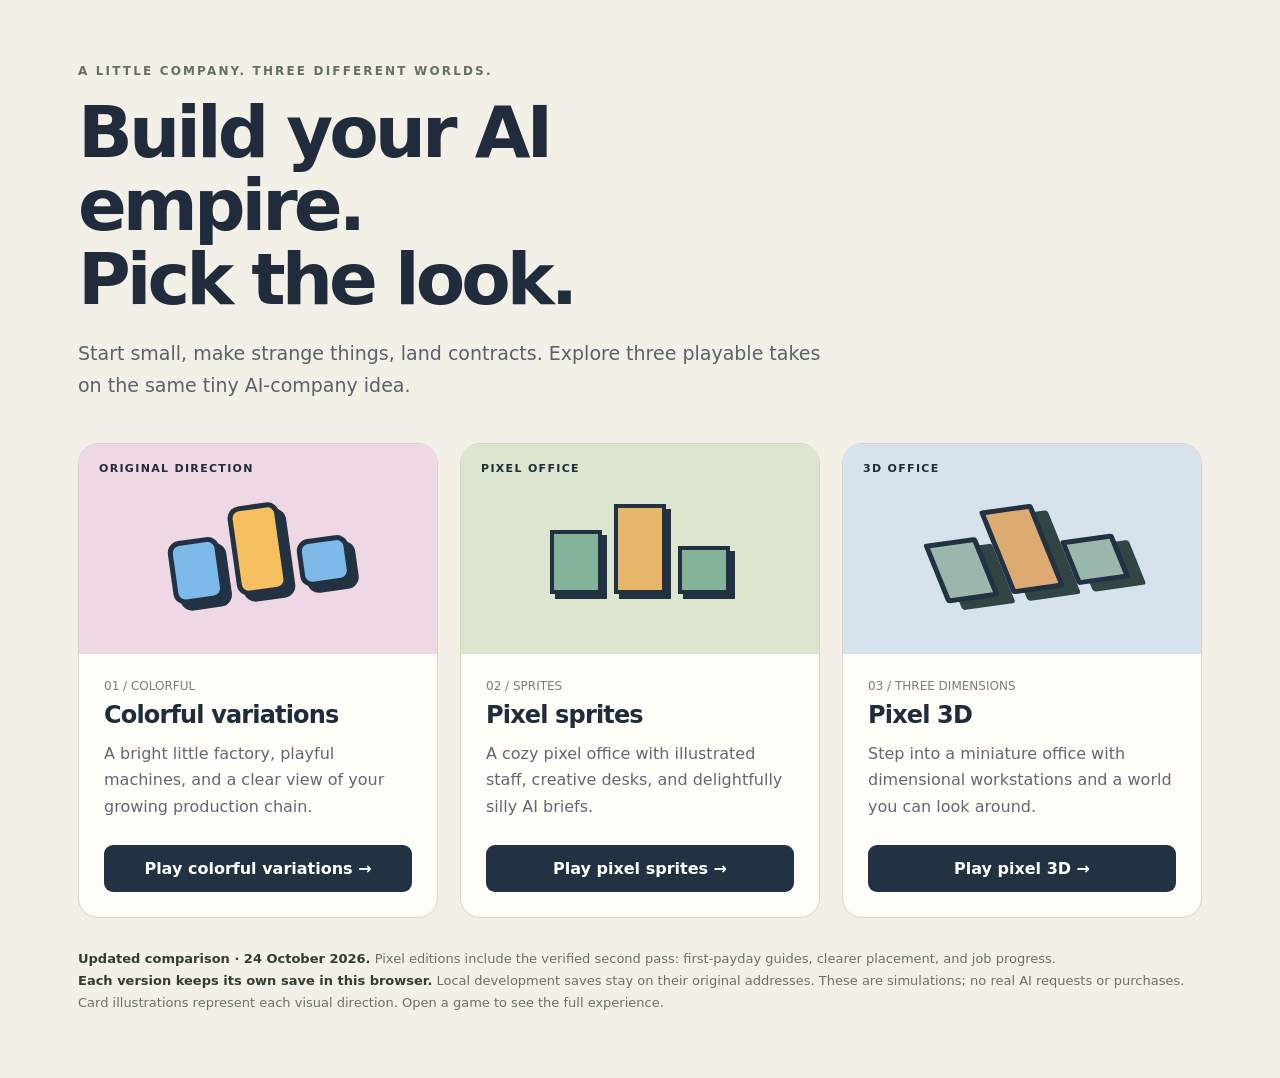
<file: index.html>
<!doctype html>
<html lang="en"><head><meta charset="UTF-8"><meta name="viewport" content="width=device-width,initial-scale=1"><title>AI Company Lab · Choose your world</title>
<style>
:root{font-family:Inter,ui-sans-serif,system-ui,sans-serif;color:#202c3c;background:#f3f0e8}*{box-sizing:border-box}body{margin:0}main{max-width:1180px;margin:auto;padding:64px 28px}header{max-width:760px;margin-bottom:42px}.eyebrow{font-size:12px;font-weight:800;letter-spacing:.18em;text-transform:uppercase;color:#64715f}h1{font-size:clamp(40px,6vw,72px);line-height:1.02;letter-spacing:-.055em;margin:18px 0 22px}header p{font-size:19px;line-height:1.65;color:#59616b}.cards{display:grid;grid-template-columns:repeat(3,minmax(0,1fr));gap:22px}article{border:1px solid #d5d5cc;border-radius:20px;background:#fffdf8;overflow:hidden;display:flex;flex-direction:column}.art{height:210px;position:relative;overflow:hidden;background:var(--bg);display:grid;place-items:center}.art span{position:absolute;top:18px;left:20px;font-size:11px;font-weight:800;letter-spacing:.12em;text-transform:uppercase}.machines{display:flex;gap:12px;align-items:end;transform:rotate(-8deg)}.machines i{display:block;width:52px;height:64px;background:var(--machine);border:5px solid #223243;box-shadow:6px 7px 0 #223243;border-radius:12px}.machines i:nth-child(2){height:90px;background:var(--accent)}.machines i:nth-child(3){height:48px}.pixel .machines{transform:none}.pixel .machines i{border-radius:0;border-width:4px;box-shadow:5px 5px 0 #223243}.three .machines{transform:rotate(-22deg) skewY(14deg)}.three .machines i{border-radius:3px;box-shadow:12px 9px 0 #314544}.content{padding:25px;display:flex;flex:1;flex-direction:column}h2{font-size:24px;letter-spacing:-.035em;margin:0 0 12px}.content p{line-height:1.65;color:#626772;margin:0 0 25px;flex:1}.content a{display:block;text-decoration:none;text-align:center;color:white;background:#223243;padding:14px;border-radius:9px;font-weight:750}.content a:hover{background:#40596f}a:focus-visible{outline:4px solid #cc7636;outline-offset:4px}.number{font-size:12px;color:#778171;margin-bottom:8px}footer{margin-top:30px;color:#67716b;font-size:13px;line-height:1.7}footer strong{color:#303e36}@media(max-width:800px){.cards{grid-template-columns:1fr}.art{height:170px}main{padding:36px 20px}}
</style></head><body><main><header><div class="eyebrow">A little company. Three different worlds.</div><h1>Build your AI empire.<br>Pick the look.</h1><p>Start small, make strange things, land contracts. Explore three playable takes on the same tiny AI-company idea.</p></header><section class="cards" aria-label="Game variants">
<article><div class="art" style="--bg:#eed8e4;--machine:#7dbaea;--accent:#f6bf60"><span>Original direction</span><div class="machines" aria-hidden="true"><i></i><i></i><i></i></div></div><div class="content"><div class="number">01 / COLORFUL</div><h2>Colorful variations</h2><p>A bright little factory, playful machines, and a clear view of your growing production chain.</p><a href="./colorful-variations/">Play colorful variations →</a></div></article>
<article><div class="art pixel" style="--bg:#dce5ce;--machine:#83b49a;--accent:#e6b768"><span>Pixel office</span><div class="machines" aria-hidden="true"><i></i><i></i><i></i></div></div><div class="content"><div class="number">02 / SPRITES</div><h2>Pixel sprites</h2><p>A cozy pixel office with illustrated staff, creative desks, and delightfully silly AI briefs.</p><a href="./pixel-sprites/">Play pixel sprites →</a></div></article>
<article><div class="art three" style="--bg:#d6e3ec;--machine:#9ab7ab;--accent:#ddab72"><span>3D office</span><div class="machines" aria-hidden="true"><i></i><i></i><i></i></div></div><div class="content"><div class="number">03 / THREE DIMENSIONS</div><h2>Pixel 3D</h2><p>Step into a miniature office with dimensional workstations and a world you can look around.</p><a href="./pixel-3d/">Play pixel 3D →</a></div></article>
</section><footer><strong>Updated comparison · 24 October 2026.</strong> Pixel editions include the verified second pass: first-payday guides, clearer placement, and job progress.<br><strong>Each version keeps its own save in this browser.</strong> Local development saves stay on their original addresses. These are simulations; no real AI requests or purchases.<br>Card illustrations represent each visual direction. Open a game to see the full experience.</footer></main></body></html>
</file>
